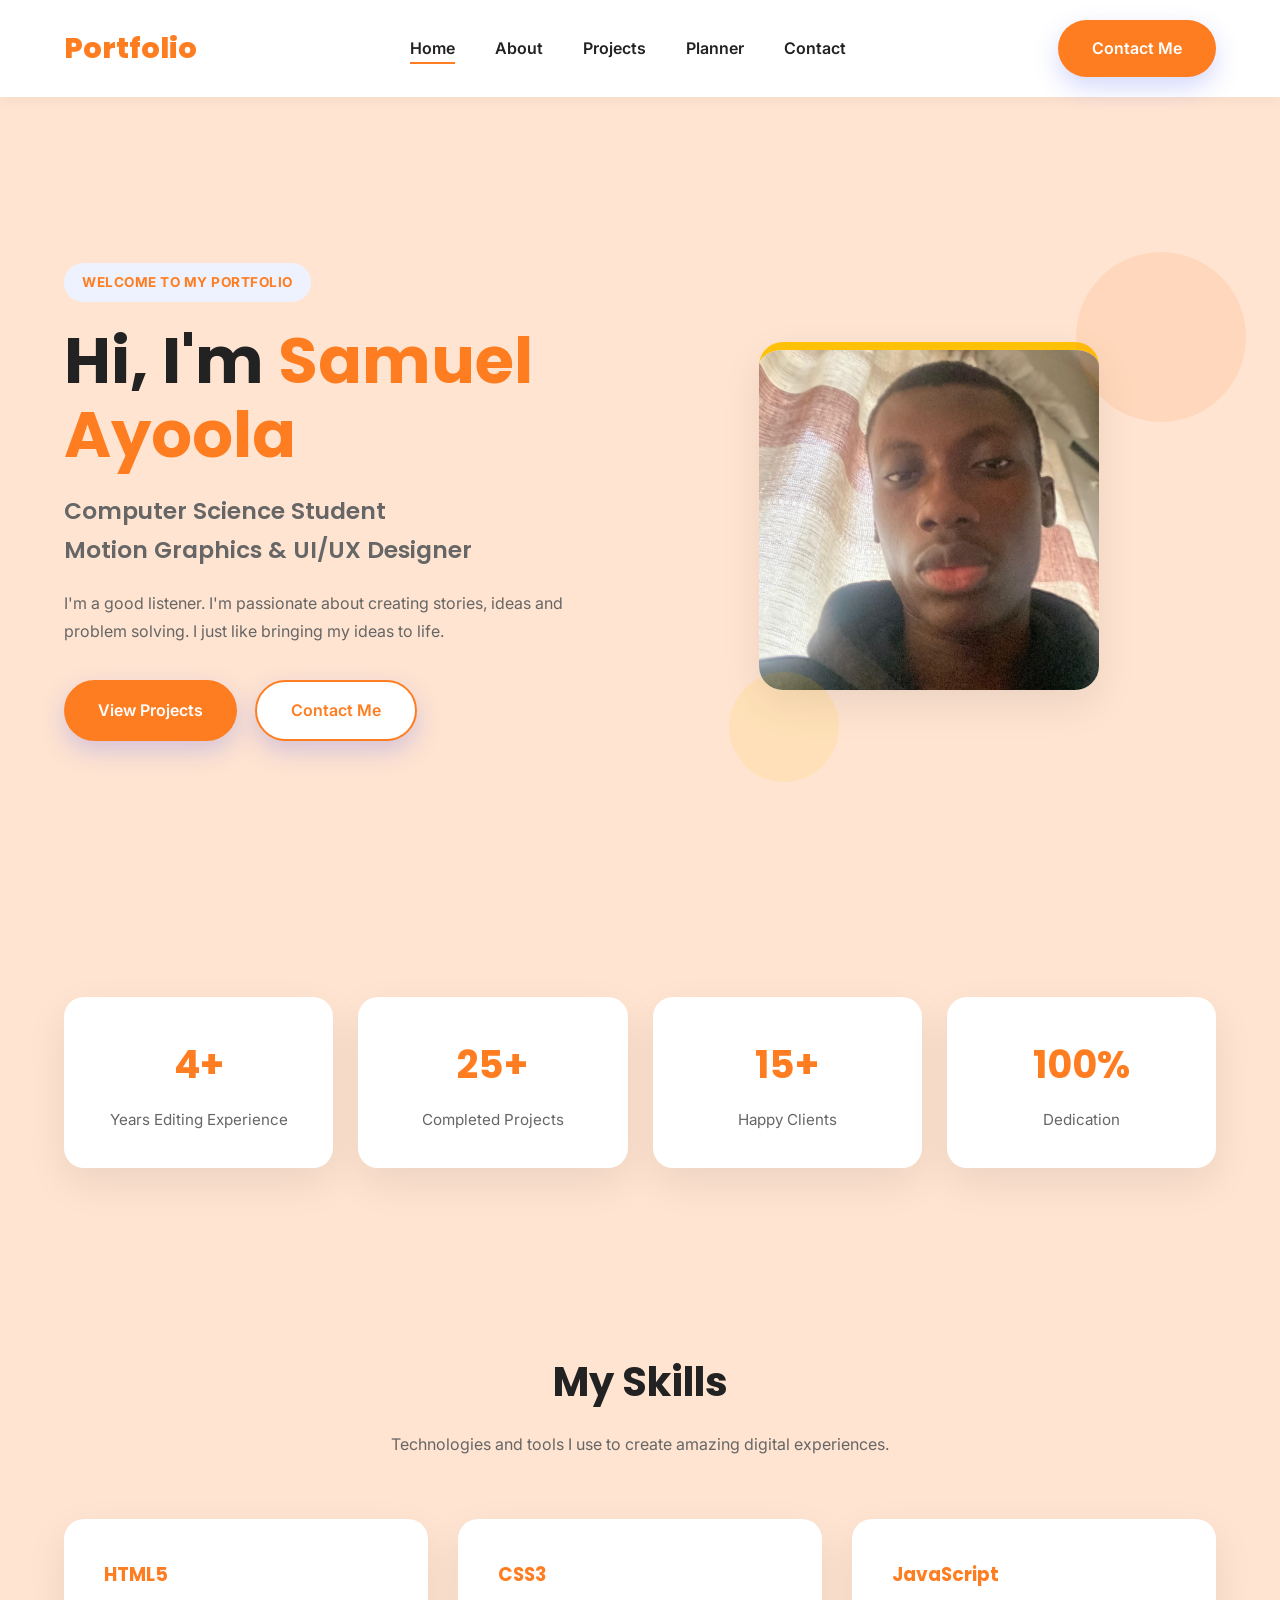
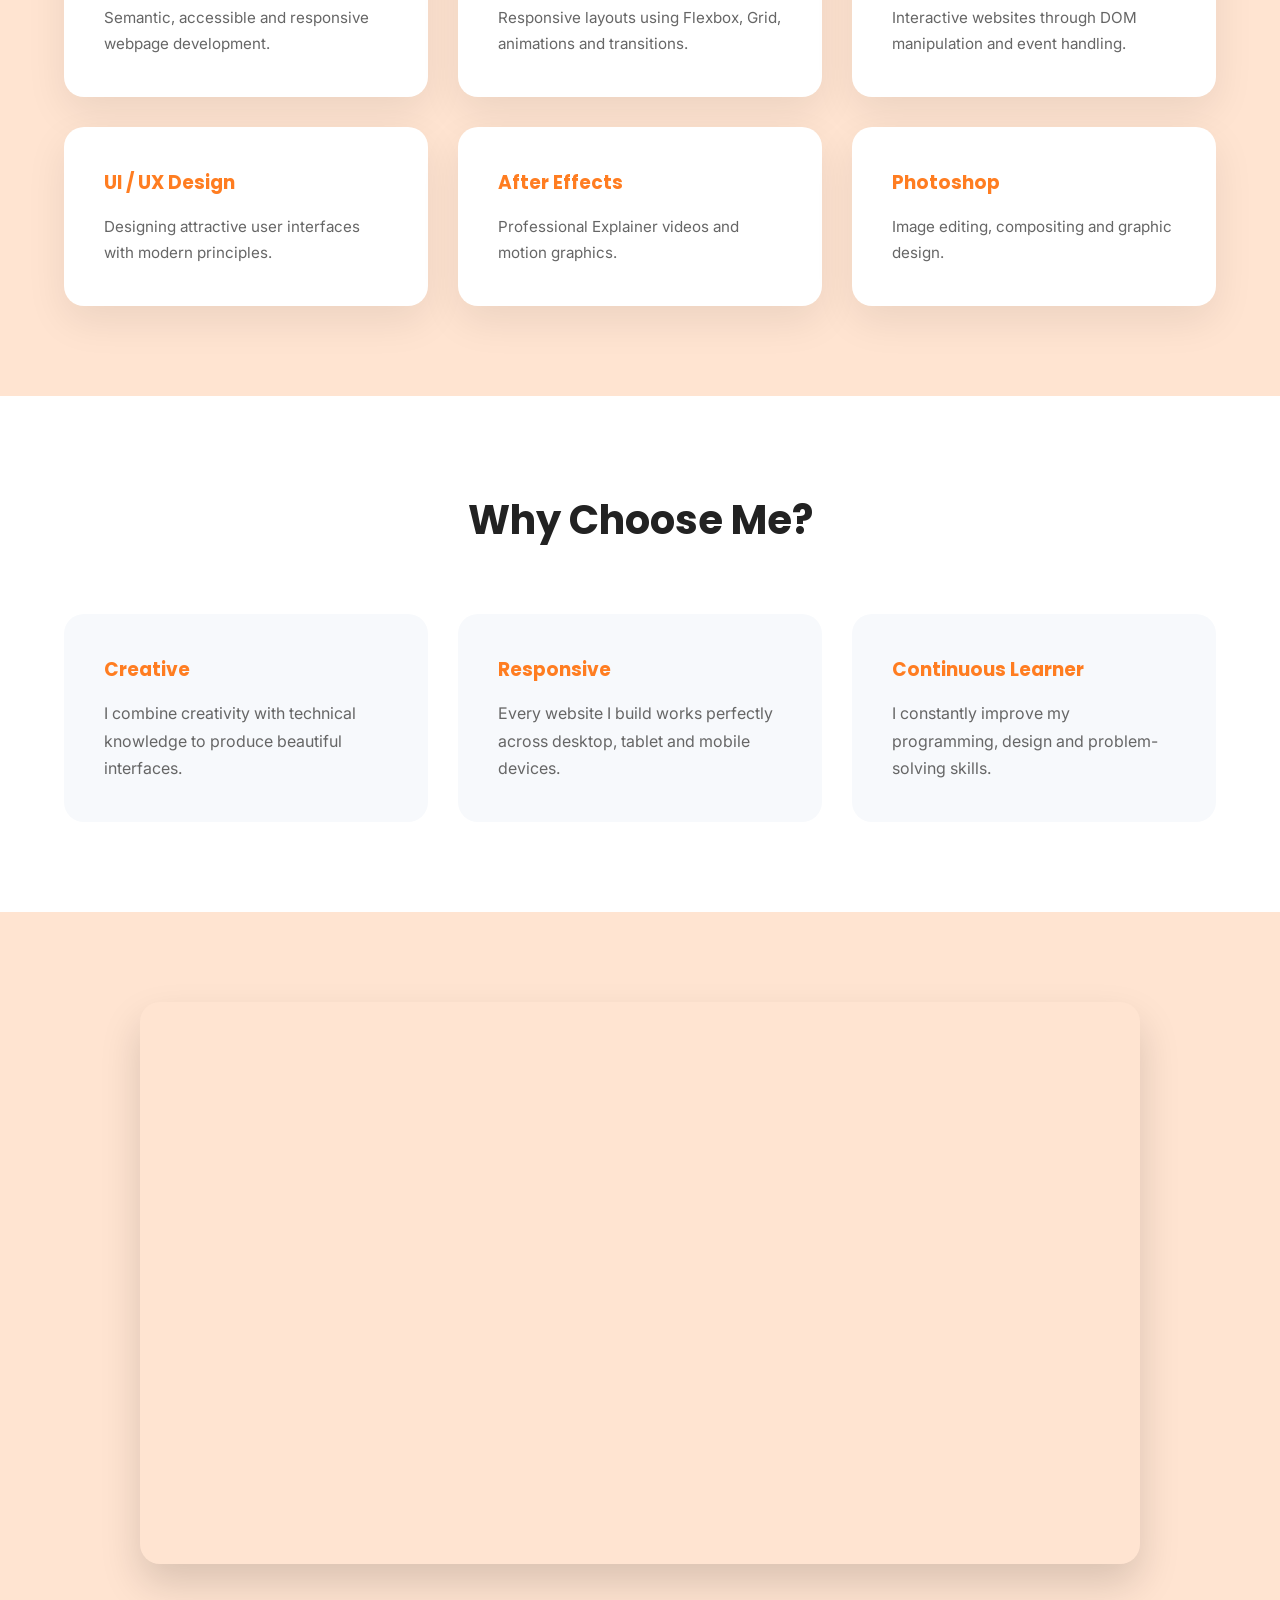
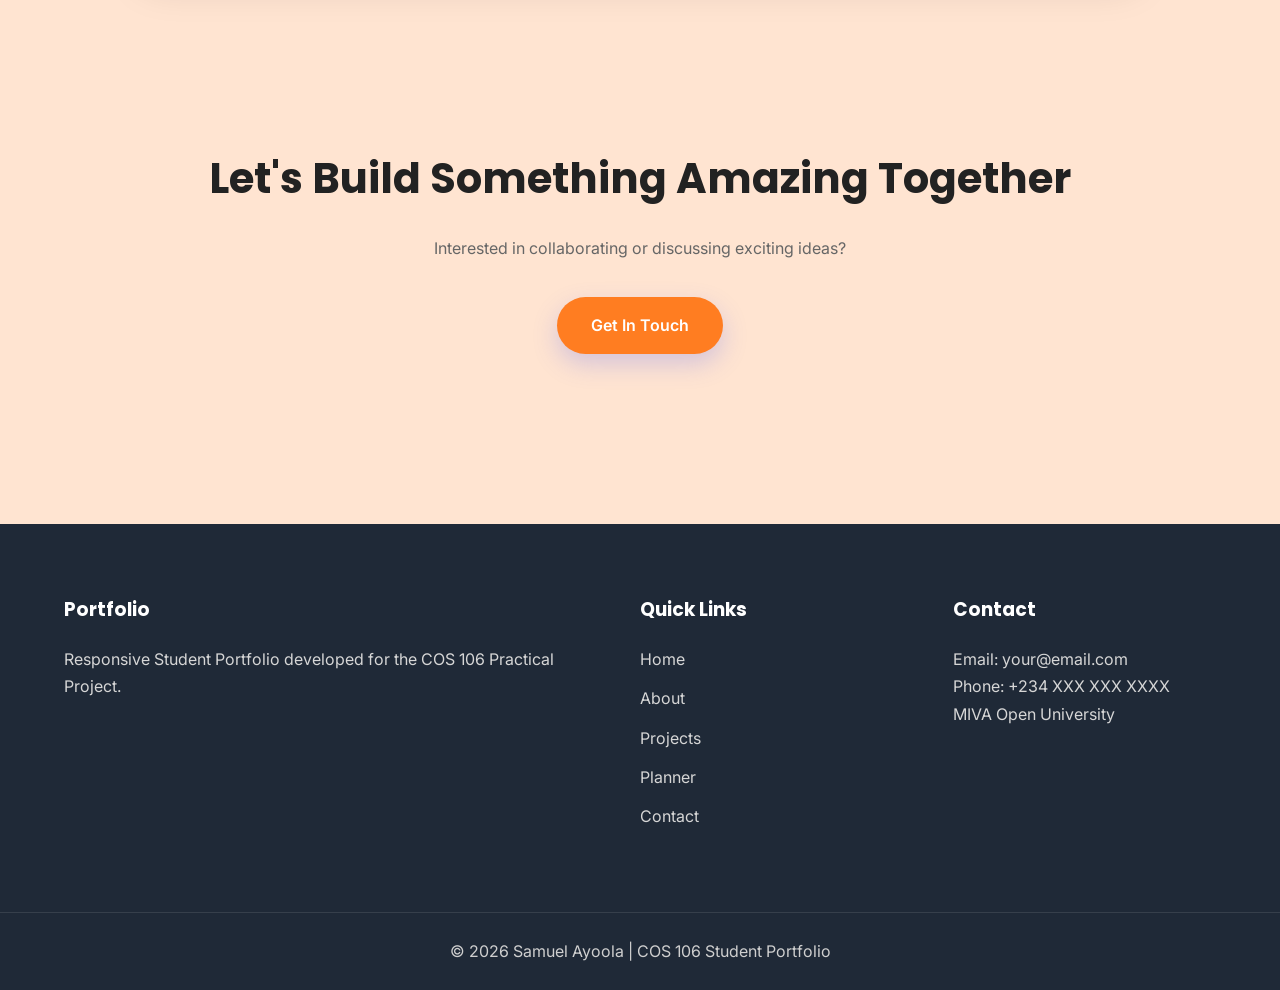
<file: index.html>
<!doctype html>
<html lang="en">
  <head>
    <meta charset="UTF-8" />
    <meta name="viewport" content="width=device-width, initial-scale=1.0" />

    <title>Samuel Ayoola | Student Portfolio</title>

    <link rel="stylesheet" href="app.css" />

    <link rel="preconnect" href="https://fonts.googleapis.com" />
    <link rel="preconnect" href="https://fonts.gstatic.com" crossorigin />

    <link
      href="https://fonts.googleapis.com/css2?family=Inter:wght@300;400;500;600;700&family=Poppins:wght@500;600;700;800&display=swap"
      rel="stylesheet"
    />
  </head>

  <body>
    <header class="header">
      <nav class="navbar">
        <a href="index.html" class="logo"> Portfolio </a>

        <ul class="nav-links">
          <li><a class="active" href="index.html">Home</a></li>

          <li><a href="pages/about-me.html">About</a></li>

          <li><a href="pages/projects-page.html">Projects</a></li>

          <li><a href="pages/academic-planner.html">Planner</a></li>

          <li><a href="pages/contact.html">Contact</a></li>
        </ul>

        <a href="pages/contact.html" class="btn desktop-btn"> Contact Me </a>

        <div class="hamburger">☰</div>
      </nav>
    </header>

    <main>
      <section class="hero">
        <div class="hero-content">
          <span class="tag"> WELCOME TO MY PORTFOLIO </span>

          <h1>Hi, I'm <span>Samuel Ayoola</span></h1>

          <h2>
            Computer Science Student<br />

            Motion Graphics & UI/UX Designer
          </h2>

          <p>
            I'm a good listener. I'm passionate about creating stories, ideas
            and problem solving. I just like bringing my ideas to life.
          </p>

          <div class="hero-buttons">
            <a href="pages/projects-page.html" class="btn"> View Projects </a>

            <a href="pages/contact.html" class="btn btn-outline">
              Contact Me
            </a>
          </div>
        </div>

        <div class="hero-image">
          <div class="card card-yellow">
            <img src="pages/assets/images/profile.jpeg" alt="Profile" />
          </div>

          <div class="circle one"></div>

          <div class="circle two"></div>
        </div>
      </section>

      <section class="stats">
        <div class="stat-card">
          <h2>4+</h2>

          <p>Years Editing Experience</p>
        </div>

        <div class="stat-card">
          <h2>25+</h2>

          <p>Completed Projects</p>
        </div>

        <div class="stat-card">
          <h2>15+</h2>

          <p>Happy Clients</p>
        </div>

        <div class="stat-card">
          <h2>100%</h2>

          <p>Dedication</p>
        </div>
      </section>

      <section class="skills-preview">
        <div class="section-title">
          <h2>My Skills</h2>

          <p>
            Technologies and tools I use to create amazing digital experiences.
          </p>
        </div>

        <div class="skills-grid">
          <div class="skill-card">
            <h3>HTML5</h3>

            <p>Semantic, accessible and responsive webpage development.</p>
          </div>

          <div class="skill-card">
            <h3>CSS3</h3>

            <p>
              Responsive layouts using Flexbox, Grid, animations and
              transitions.
            </p>
          </div>

          <div class="skill-card">
            <h3>JavaScript</h3>

            <p>
              Interactive websites through DOM manipulation and event handling.
            </p>
          </div>

          <div class="skill-card">
            <h3>UI / UX Design</h3>

            <p>Designing attractive user interfaces with modern principles.</p>
          </div>

          <div class="skill-card">
            <h3>After Effects</h3>

            <p>Professional Explainer videos and motion graphics.</p>
          </div>

          <div class="skill-card">
            <h3>Photoshop</h3>

            <p>Image editing, compositing and graphic design.</p>
          </div>
        </div>
      </section>

      <section class="featured">
        <div class="section-title">
          <h2>Why Choose Me?</h2>
        </div>

        <div class="feature-grid">
          <div class="feature-card">
            <h3>Creative</h3>

            <p>
              I combine creativity with technical knowledge to produce beautiful
              interfaces.
            </p>
          </div>

          <div class="feature-card">
            <h3>Responsive</h3>

            <p>
              Every website I build works perfectly across desktop, tablet and
              mobile devices.
            </p>
          </div>

          <div class="feature-card">
            <h3>Continuous Learner</h3>

            <p>
              I constantly improve my programming, design and problem-solving
              skills.
            </p>
          </div>
        </div>
      </section>

      <!-- ================= VIDEO SECTION ================= -->

      <section class="video-section">
        <div class="container">
          <div class="video-container">
            <iframe
              src="https://www.youtube.com/embed/audouO2SK_Y"
              title="Featured Motion Graphics Project"
              allow="
                accelerometer;
                autoplay;
                clipboard-write;
                encrypted-media;
                gyroscope;
                picture-in-picture;
                web-share;
              "
              allowfullscreen
            >
            </iframe>
          </div>
        </div>
      </section>

      <!-- ================= CTA ================= -->

      <section class="cta">
        <h2>Let's Build Something Amazing Together</h2>

        <p>Interested in collaborating or discussing exciting ideas?</p>

        <a href="pages/contact.html" class="btn"> Get In Touch </a>
      </section>
    </main>

    <footer>
      <div class="footer-container">
        <div>
          <h3>Portfolio</h3>

          <p>
            Responsive Student Portfolio developed for the COS 106 Practical
            Project.
          </p>
        </div>

        <div>
          <h3>Quick Links</h3>

          <ul>
            <li><a href="index.html">Home</a></li>

            <li><a href="pages/about-me.html">About</a></li>

            <li><a href="pages/projects-page.html">Projects</a></li>

            <li><a href="pages/academic-planner.html">Planner</a></li>

            <li><a href="pages/contact.html">Contact</a></li>
          </ul>
        </div>

        <div>
          <h3>Contact</h3>

          <p>Email: your@email.com</p>

          <p>Phone: +234 XXX XXX XXXX</p>

          <p>MIVA Open University</p>
        </div>
      </div>

      <div class="copyright">
        <p>© 2026 Samuel Ayoola | COS 106 Student Portfolio</p>
      </div>
    </footer>

    <script src="app.js"></script>
  </body>
</html>
</file>
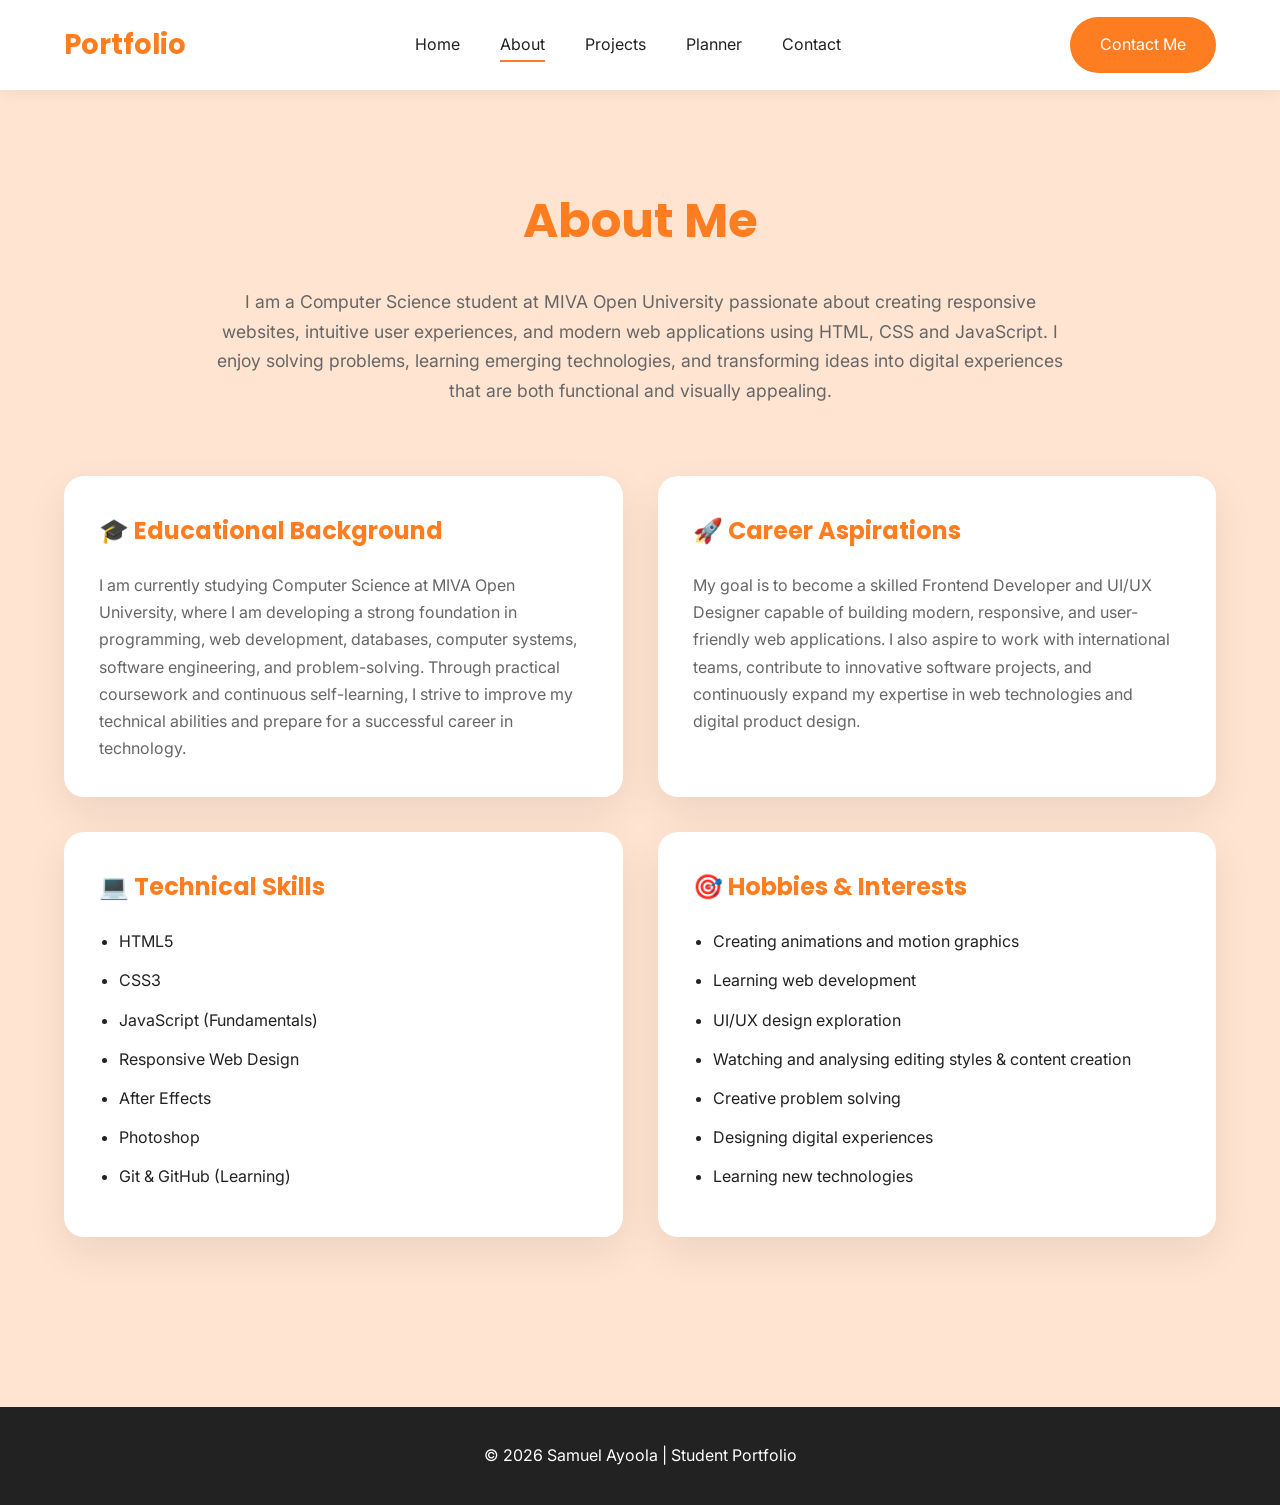
<file: pages/about-me.html>
<!doctype html>
<html lang="en">
  <head>
    <meta charset="UTF-8" />

    <meta name="viewport" content="width=device-width, initial-scale=1.0" />

    <title>About Me | Student Portfolio</title>

    <link rel="stylesheet" href="about-me.css" />

    <link rel="preconnect" href="https://fonts.googleapis.com" />

    <link rel="preconnect" href="https://fonts.gstatic.com" crossorigin />

    <link
      href="https://fonts.googleapis.com/css2?family=Inter:wght@300;400;500;600;700&family=Poppins:wght@500;600;700;800&display=swap"
      rel="stylesheet"
    />
  </head>

  <body>
    <header class="header">
      <nav class="navbar">
        <a href="../index.html" class="logo"> Portfolio </a>

        <ul class="nav-links">
          <li><a href="../index.html">Home</a></li>

          <li><a class="active" href="about-me.html">About</a></li>

          <li><a href="projects-page.html">Projects</a></li>

          <li><a href="academic-planner.html">Planner</a></li>

          <li><a href="contact.html">Contact</a></li>
        </ul>

        <a href="contact.html" class="btn"> Contact Me </a>
      </nav>
    </header>

    <main>
      <section class="about">
        <div class="container">
          <h1>About Me</h1>

          <p class="intro">
            I am a Computer Science student at MIVA Open University passionate
            about creating responsive websites, intuitive user experiences, and
            modern web applications using HTML, CSS and JavaScript. I enjoy
            solving problems, learning emerging technologies, and transforming
            ideas into digital experiences that are both functional and visually
            appealing.
          </p>

          <div class="about-grid">
            <div class="card">
              <h2>🎓 Educational Background</h2>

              <p>
                I am currently studying Computer Science at MIVA Open
                University, where I am developing a strong foundation in
                programming, web development, databases, computer systems,
                software engineering, and problem-solving. Through practical
                coursework and continuous self-learning, I strive to improve my
                technical abilities and prepare for a successful career in
                technology.
              </p>
            </div>

            <div class="card">
              <h2>🚀 Career Aspirations</h2>

              <p>
                My goal is to become a skilled Frontend Developer and UI/UX
                Designer capable of building modern, responsive, and
                user-friendly web applications. I also aspire to work with
                international teams, contribute to innovative software projects,
                and continuously expand my expertise in web technologies and
                digital product design.
              </p>
            </div>

            <div class="card">
              <h2>💻 Technical Skills</h2>

              <ul>
                <li>HTML5</li>

                <li>CSS3</li>

                <li>JavaScript (Fundamentals)</li>

                <li>Responsive Web Design</li>

                <li>After Effects</li>

                <li>Photoshop</li>

                <li>Git & GitHub (Learning)</li>
              </ul>
            </div>

            <div class="card">
              <h2>🎯 Hobbies & Interests</h2>

              <ul>
                <li>Creating animations and motion graphics</li>

                <li>Learning web development</li>

                <li>UI/UX design exploration</li>

                <li>
                  Watching and analysing editing styles & content creation
                </li>

                <li>Creative problem solving</li>

                <li>Designing digital experiences</li>

                <li>Learning new technologies</li>
              </ul>
            </div>
          </div>
        </div>
      </section>
    </main>

    <footer>
      <p>© 2026 Samuel Ayoola | Student Portfolio</p>
    </footer>

    <script src="about-me.js"></script>
  </body>
</html>
</file>
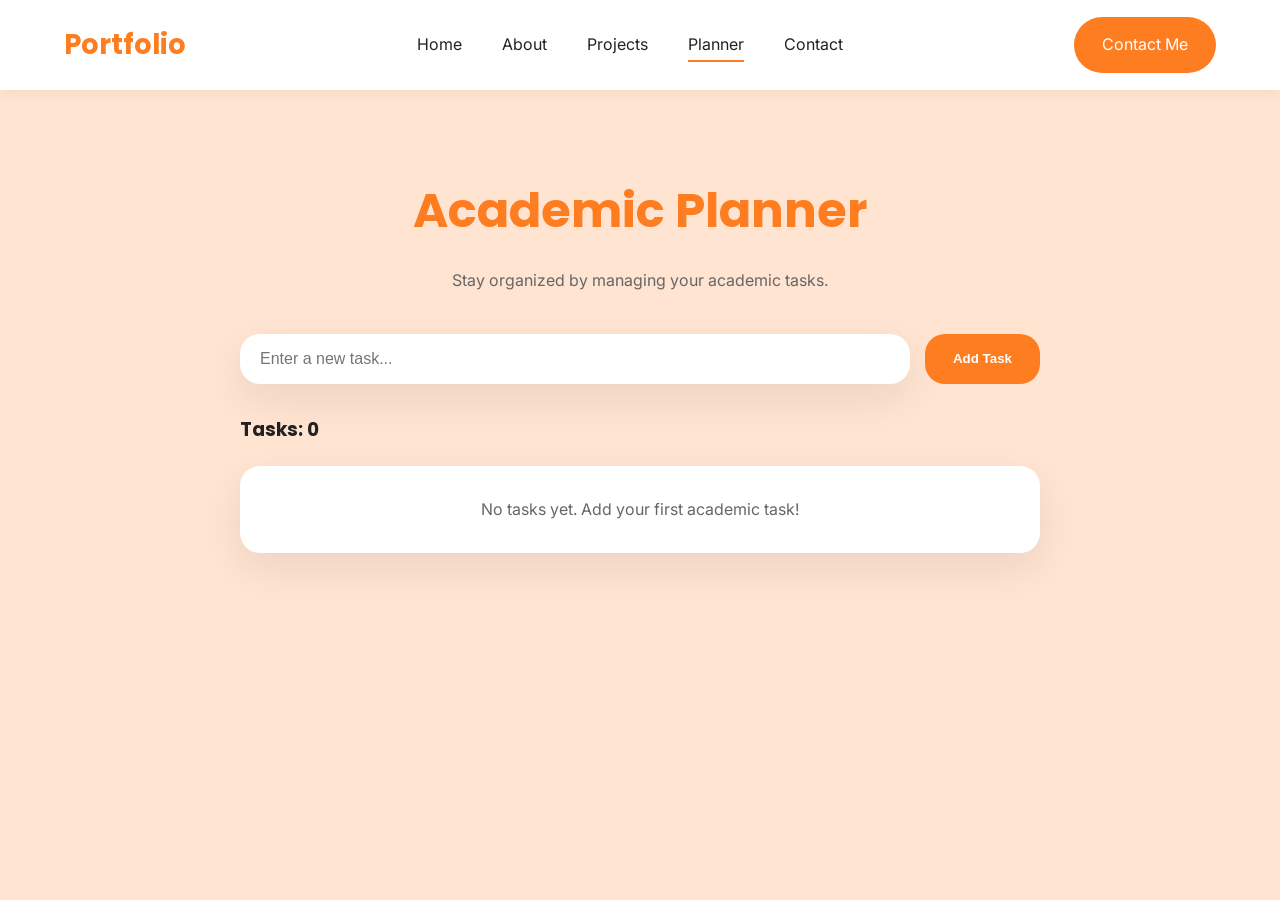
<file: pages/academic-planner.html>
<!doctype html>
<html lang="en">
  <head>
    <meta charset="UTF-8" />

    <meta name="viewport" content="width=device-width, initial-scale=1.0" />

    <title>Academic Planner</title>

    <link rel="stylesheet" href="academic-planner.css" />

    <link rel="preconnect" href="https://fonts.googleapis.com" />

    <link rel="preconnect" href="https://fonts.gstatic.com" crossorigin />

    <link
      href="https://fonts.googleapis.com/css2?family=Poppins:wght@500;600;700&family=Inter:wght@400;500;600&display=swap"
      rel="stylesheet"
    />
  </head>

  <body>
    <header class="header">
      <nav class="navbar">
        <a href="../index.html" class="logo"> Portfolio </a>

        <ul class="nav-links">
          <li><a href="../index.html">Home</a></li>

          <li><a href="about-me.html">About</a></li>

          <li><a href="projects-page.html">Projects</a></li>

          <li><a class="active" href="academic-planner.html"> Planner </a></li>

          <li><a href="contact.html"> Contact </a></li>
        </ul>

        <a href="contact.html" class="btn"> Contact Me </a>
      </nav>
    </header>

    <section class="planner">
      <div class="container">
        <h1>Academic Planner</h1>

        <p>Stay organized by managing your academic tasks.</p>

        <div class="task-input">
          <input type="text" id="taskInput" placeholder="Enter a new task..." />

          <button id="addTask">Add Task</button>
        </div>

        <div class="task-info">
          <h3>
            Tasks:

            <span id="taskCount"> 0 </span>
          </h3>
        </div>

        <ul id="taskList"></ul>
      </div>
    </section>

    <script src="academic-planner.js"></script>
  </body>
</html>
</file>
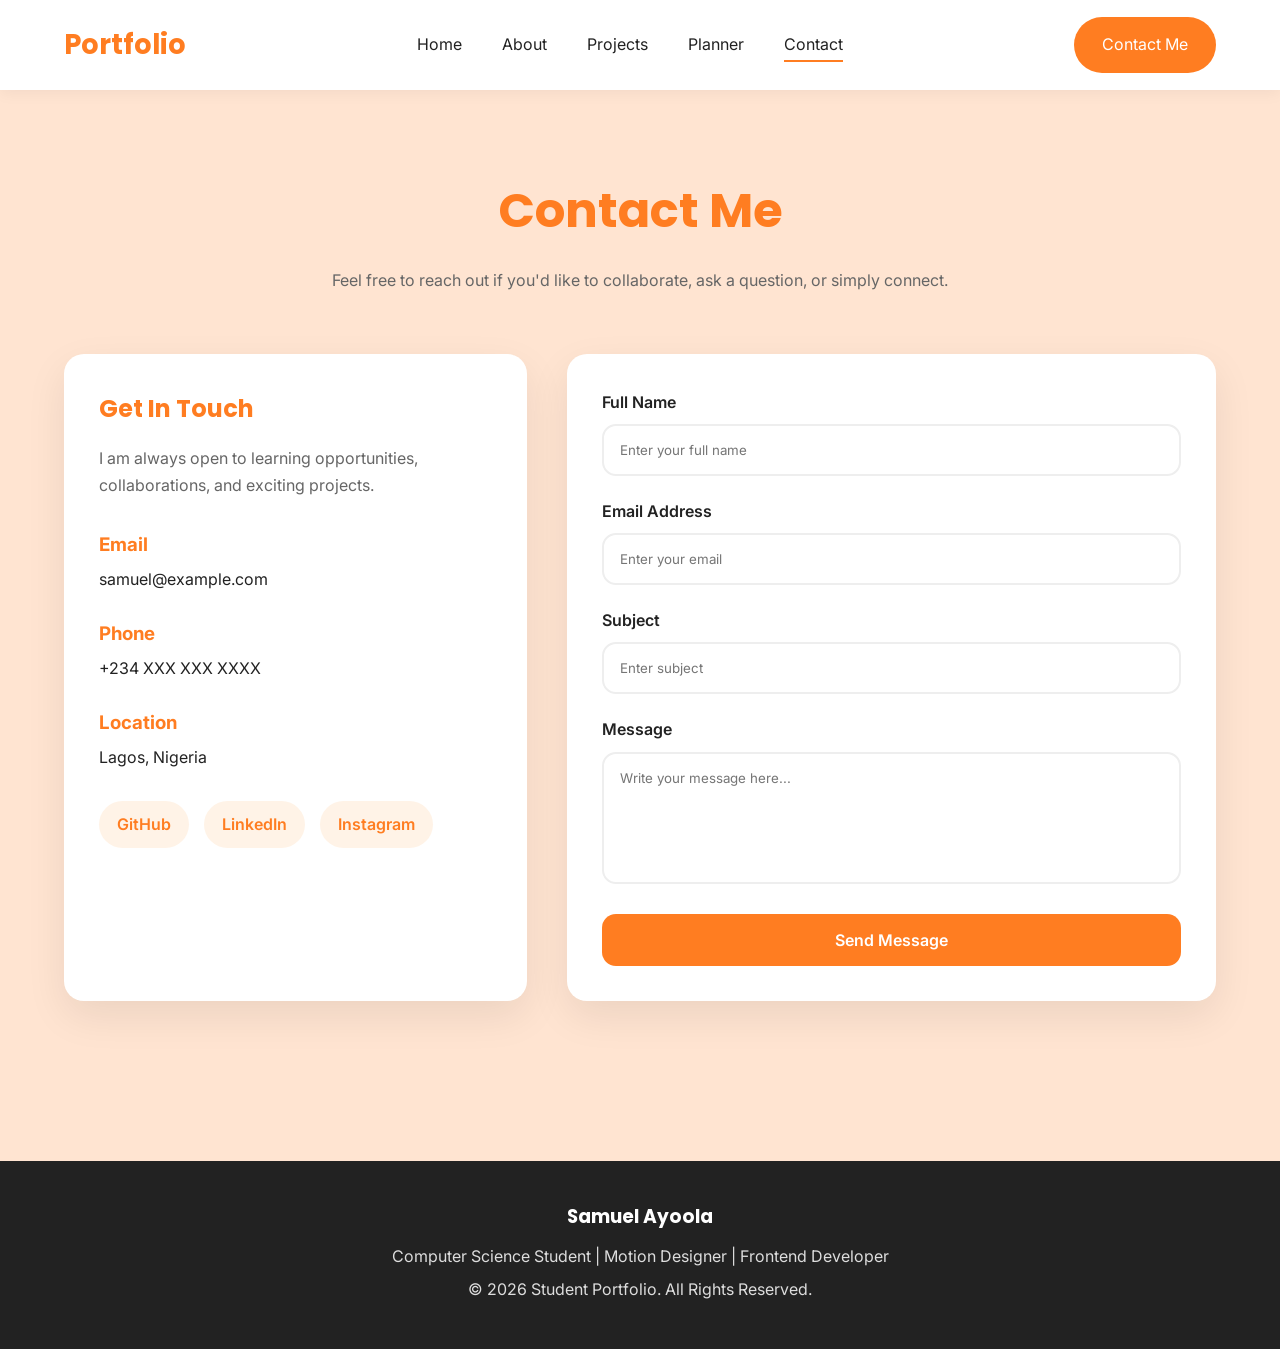
<file: pages/contact.html>
<!doctype html>
<html lang="en">
  <head>
    <meta charset="UTF-8" />

    <meta name="viewport" content="width=device-width, initial-scale=1.0" />

    <title>Contact | Student Portfolio</title>

    <link rel="stylesheet" href="contact.css" />

    <link rel="preconnect" href="https://fonts.googleapis.com" />

    <link rel="preconnect" href="https://fonts.gstatic.com" crossorigin />

    <link
      href="https://fonts.googleapis.com/css2?family=Inter:wght@300;400;500;600;700&family=Poppins:wght@500;600;700;800&display=swap"
      rel="stylesheet"
    />
  </head>

  <body>
    <!-- ================= HEADER ================= -->

    <header class="header">
      <nav class="navbar">
        <a href="../index.html" class="logo"> Portfolio </a>

        <ul class="nav-links">
          <li><a href="../index.html">Home</a></li>

          <li><a href="about-me.html">About</a></li>

          <li><a href="projects-page.html">Projects</a></li>

          <li><a href="academic-planner.html">Planner</a></li>

          <li><a class="active" href="contact.html">Contact</a></li>
        </ul>

        <a href="contact.html" class="btn"> Contact Me </a>
      </nav>
    </header>

    <!-- ================= CONTACT ================= -->

    <main>
      <section class="contact">
        <div class="container">
          <div class="section-title">
            <h1>Contact Me</h1>

            <p>
              Feel free to reach out if you'd like to collaborate, ask a
              question, or simply connect.
            </p>
          </div>

          <div class="contact-wrapper">
            <!-- Contact Information -->

            <div class="contact-info">
              <h2>Get In Touch</h2>

              <p>
                I am always open to learning opportunities, collaborations, and
                exciting projects.
              </p>

              <div class="info-item">
                <h3>Email</h3>

                <p>samuel@example.com</p>
              </div>

              <div class="info-item">
                <h3>Phone</h3>

                <p>+234 XXX XXX XXXX</p>
              </div>

              <div class="info-item">
                <h3>Location</h3>

                <p>Lagos, Nigeria</p>
              </div>

              <div class="social-links">
                <a href="#">GitHub</a>

                <a href="#">LinkedIn</a>

                <a href="#">Instagram</a>
              </div>
            </div>

            <!-- Contact Form -->

            <div class="contact-form">
              <form id="contactForm">
                <div class="input-group">
                  <label for="name"> Full Name </label>

                  <input
                    type="text"
                    id="name"
                    placeholder="Enter your full name"
                    required
                  />
                </div>

                <div class="input-group">
                  <label for="email"> Email Address </label>

                  <input
                    type="email"
                    id="email"
                    placeholder="Enter your email"
                    required
                  />
                </div>

                <div class="input-group">
                  <label for="subject"> Subject </label>

                  <input
                    type="text"
                    id="subject"
                    placeholder="Enter subject"
                    required
                  />
                </div>

                <div class="input-group">
                  <label for="message"> Message </label>

                  <textarea
                    id="message"
                    rows="6"
                    placeholder="Write your message here..."
                    required
                  ></textarea>
                </div>

                <button type="submit" class="submit-btn">Send Message</button>
              </form>
            </div>
          </div>
        </div>
      </section>
    </main>

    <!-- ================= FOOTER ================= -->

    <footer>
      <div class="footer-content">
        <h3>Samuel Ayoola</h3>

        <p>Computer Science Student | Motion Designer | Frontend Developer</p>

        <p>© 2026 Student Portfolio. All Rights Reserved.</p>
      </div>
    </footer>

    <script src="contact.js"></script>
  </body>
</html>
</file>
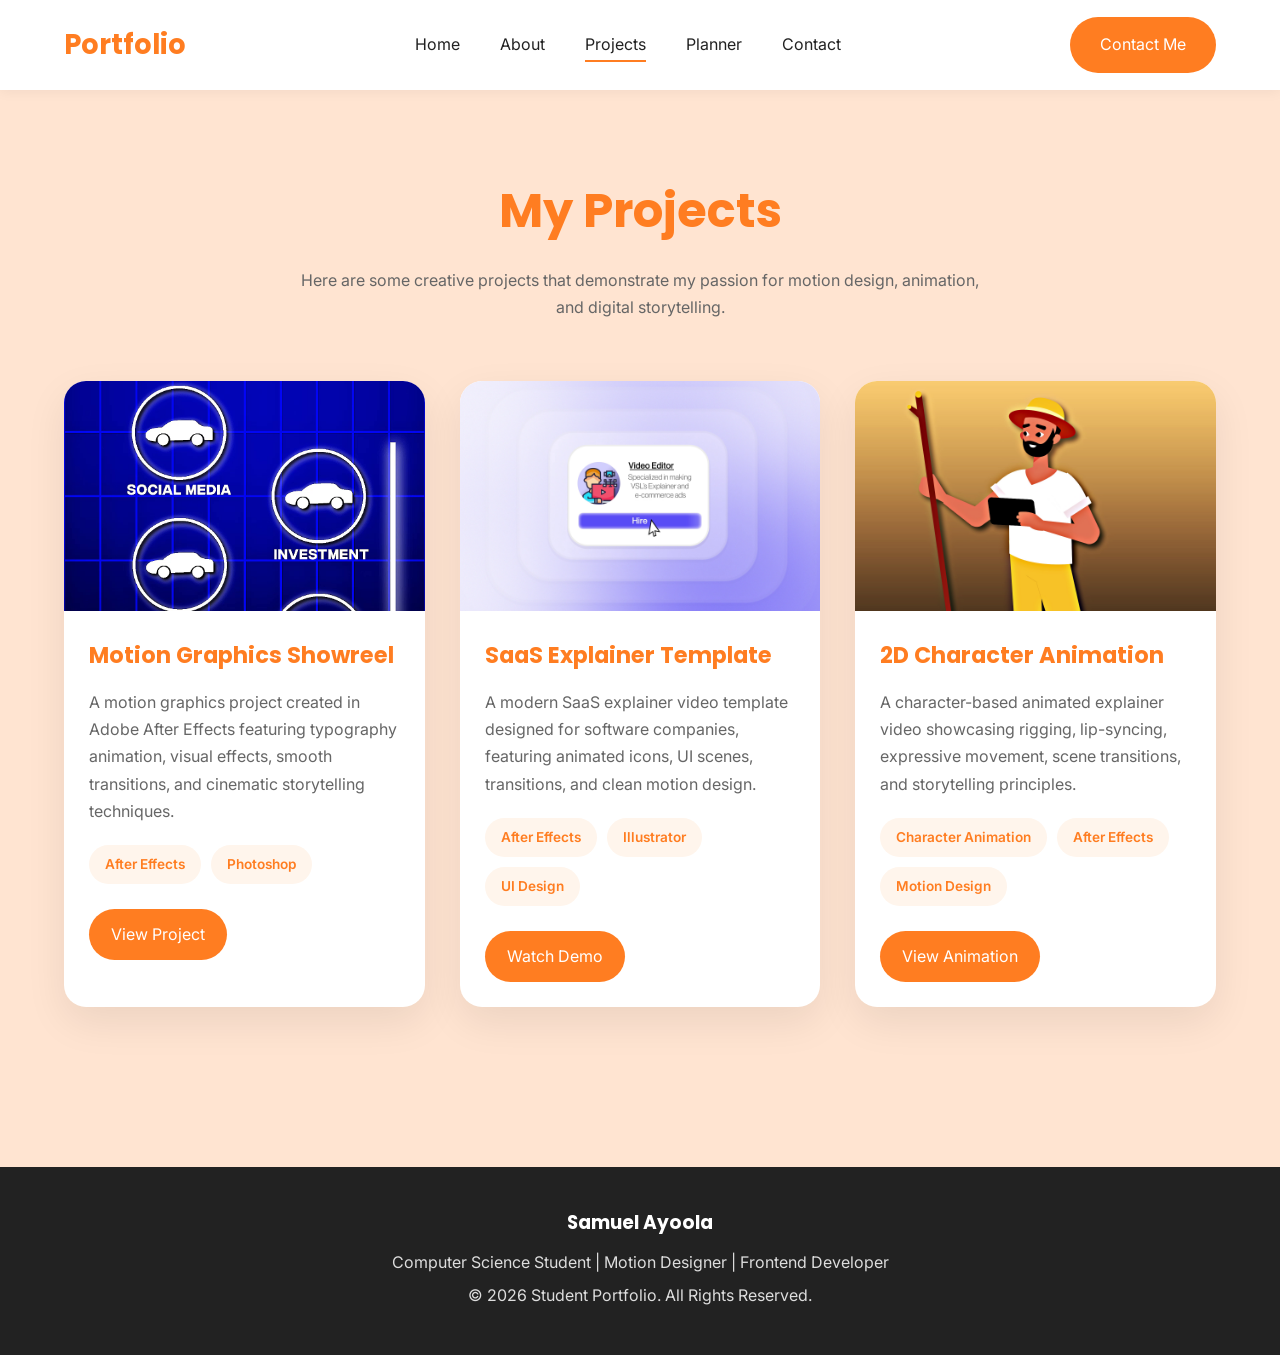
<file: pages/projects-page.html>
<!doctype html>
<html lang="en">
  <head>
    <meta charset="UTF-8" />

    <meta name="viewport" content="width=device-width, initial-scale=1.0" />

    <title>Projects | Student Portfolio</title>

    <link rel="stylesheet" href="projects-page.css" />

    <link rel="preconnect" href="https://fonts.googleapis.com" />

    <link rel="preconnect" href="https://fonts.gstatic.com" crossorigin />

    <link
      href="https://fonts.googleapis.com/css2?family=Inter:wght@300;400;500;600;700&family=Poppins:wght@500;600;700;800&display=swap"
      rel="stylesheet"
    />
  </head>

  <body>
    <!-- ================= HEADER ================= -->

    <header class="header">
      <nav class="navbar">
        <a href="../index.html" class="logo"> Portfolio </a>

        <ul class="nav-links">
          <li><a href="../index.html">Home</a></li>

          <li><a href="about-me.html">About</a></li>

          <li><a class="active" href="projects-page.html">Projects</a></li>

          <li><a href="academic-planner.html">Planner</a></li>

          <li><a href="contact.html">Contact</a></li>
        </ul>

        <a href="contact.html" class="btn"> Contact Me </a>
      </nav>
    </header>

    <!-- ================= MAIN ================= -->

    <main>
      <section class="projects">
        <div class="container">
          <div class="section-title">
            <h1>My Projects</h1>

            <p>
              Here are some creative projects that demonstrate my passion for
              motion design, animation, and digital storytelling.
            </p>
          </div>

          <div class="projects-grid">
            <!-- ================= Project 1 ================= -->

            <div class="project-card">
              <img
                src="assets/images/motion-graphics.png"
                alt="Motion Graphics Project"
              />

              <div class="project-content">
                <h2>Motion Graphics Showreel</h2>

                <p>
                  A motion graphics project created in Adobe After Effects
                  featuring typography animation, visual effects, smooth
                  transitions, and cinematic storytelling techniques.
                </p>

                <div class="tags">
                  <span>After Effects</span>

                  <span>Photoshop</span>
                </div>

                <a href="#" class="project-btn"> View Project </a>
              </div>
            </div>

            <!-- ================= Project 2 ================= -->

            <div class="project-card">
              <img
                src="assets/images/saas-template.png"
                alt="SaaS Explainer Template"
              />

              <div class="project-content">
                <h2>SaaS Explainer Template</h2>

                <p>
                  A modern SaaS explainer video template designed for software
                  companies, featuring animated icons, UI scenes, transitions,
                  and clean motion design.
                </p>

                <div class="tags">
                  <span>After Effects</span>

                  <span>Illustrator</span>

                  <span>UI Design</span>
                </div>

                <a href="#" class="project-btn"> Watch Demo </a>
              </div>
            </div>

            <!-- ================= Project 3 ================= -->

            <div class="project-card">
              <img
                src="assets/images/character-animation.png"
                alt="Character Animation"
              />

              <div class="project-content">
                <h2>2D Character Animation</h2>

                <p>
                  A character-based animated explainer video showcasing rigging,
                  lip-syncing, expressive movement, scene transitions, and
                  storytelling principles.
                </p>

                <div class="tags">
                  <span>Character Animation</span>

                  <span>After Effects</span>

                  <span>Motion Design</span>
                </div>

                <a href="#" class="project-btn"> View Animation </a>
              </div>
            </div>
          </div>
        </div>
      </section>
    </main>

    <!-- ================= FOOTER ================= -->

    <footer>
      <div class="footer-content">
        <h3>Samuel Ayoola</h3>

        <p>Computer Science Student | Motion Designer | Frontend Developer</p>

        <p>© 2026 Student Portfolio. All Rights Reserved.</p>
      </div>
    </footer>

    <script src="projects-page.js"></script>
  </body>
</html>
</file>
<file: app.css>
/* /*====================================================
  GOOGLE FONTS
=====================================================*/
@import url("https://fonts.googleapis.com/css2?family=Inter:wght@300;400;500;600;700&family=Poppins:wght@500;600;700;800&display=swap");

/*====================================================
  CSS RESET
=====================================================*/

*,
*::before,
*::after {
  margin: 0;
  padding: 0;
  box-sizing: border-box;
}

html {
  scroll-behavior: smooth;
}

body {
  font-family: "Inter", sans-serif;
  background: #ffe4d1;
  color: #222;
  line-height: 1.7;
  overflow-x: hidden;
}

img {
  display: block;
  max-width: 100%;
}

ul {
  list-style: none;
}

a {
  text-decoration: none;
  color: inherit;
}

button {
  border: none;
  background: none;
  cursor: pointer;
  font: inherit;
}

input,
textarea {
  font: inherit;
  outline: none;
}

/*====================================================
  VARIABLES
=====================================================*/

:root {
  --primary: #ff7d21;
  --secondary: #ffc107;

  --dark: #1f2937;

  --text: #222;

  --light-text: #666;

  --white: #ffffff;

  --background: #f7f9fc;

  --border: #ececec;

  --shadow: 0 15px 40px rgba(0, 0, 0, 0.08);

  --radius: 20px;

  --transition: 0.35s ease;
}

/*====================================================
  GLOBAL
=====================================================*/

section {
  padding: 90px 0;
}

.container {
  width: min(1200px, 90%);
  margin: auto;
}

h1,
h2,
h3,
h4 {
  font-family: "Poppins", sans-serif;
}

p {
  color: var(--light-text);
}

.btn {
  display: inline-flex;

  justify-content: center;

  align-items: center;

  padding: 15px 34px;

  background: var(--primary);

  color: white;

  border-radius: 999px;

  font-weight: 600;

  transition: var(--transition);

  box-shadow: 0 10px 25px rgba(88, 101, 242, 0.25);
}

.btn:hover {
  transform: translateY(-5px);

  box-shadow: 0 20px 40px rgba(88, 101, 242, 0.35);
}

.btn-outline {
  background: white;

  color: var(--primary);

  border: 2px solid var(--primary);
}

.btn-outline:hover {
  background: var(--primary);

  color: white;
}

/*====================================================
 HEADER
=====================================================*/

.header {
  position: sticky;

  top: 0;

  width: 100%;

  background: white;

  z-index: 999;

  box-shadow: 0 2px 15px rgba(0, 0, 0, 0.05);
}

.navbar {
  width: min(1200px, 90%);

  margin: auto;
  position: relative;

  display: flex;

  justify-content: space-between;

  align-items: center;

  padding: 20px 0;
}

.logo {
  font-size: 1.8rem;

  font-weight: 800;

  color: var(--primary);

  font-family: "Poppins", sans-serif;
}

.nav-links {
  display: flex;

  align-items: center;

  gap: 40px;
}

.nav-links a {
  position: relative;

  font-weight: 600;

  transition: 0.3s;
}

.nav-links a:hover {
  color: var(--primary);
}

.nav-links a::after {
  content: "";

  position: absolute;

  left: 0;

  bottom: -6px;

  width: 0;

  height: 2px;

  background: var(--primary);

  transition: 0.3s;
}

.nav-links a:hover::after,
.nav-links .active::after {
  width: 100%;
}

.hamburger {
  display: none;

  font-size: 2rem;

  cursor: pointer;
}

.hero {
  width: min(1200px, 90%);

  margin: auto;

  display: grid;

  grid-template-columns: 1.1fr 0.9fr;

  align-items: center;

  gap: 70px;

  min-height: 90vh;
}

.tag {
  display: inline-block;

  padding: 8px 18px;

  background: #eef2ff;

  color: var(--primary);

  border-radius: 999px;

  font-size: 0.85rem;

  font-weight: 700;

  letter-spacing: 0.5px;

  margin-bottom: 22px;
}

.hero h1 {
  font-size: 4rem;

  line-height: 1.15;

  margin-bottom: 20px;
}

.hero h1 span {
  color: var(--primary);
}

.hero h2 {
  font-size: 1.45rem;

  color: var(--light-text);

  font-weight: 600;

  margin-bottom: 20px;
}

.hero p {
  max-width: 550px;

  margin-bottom: 35px;
}

.hero-buttons {
  display: flex;

  gap: 18px;

  flex-wrap: wrap;
}

/*====================================================
 HERO IMAGE
=====================================================*/

.hero-image {
  position: relative;

  height: 560px;
}

.card {
  position: absolute;

  width: 340px;

  background: white;

  border-radius: 24px;

  overflow: hidden;

  box-shadow: var(--shadow);

  animation: float 6s ease-in-out infinite;
}

.card img {
  width: 100%;

  aspect-ratio: 1/1;

  object-fit: cover;
}

.card-yellow {
  top: 120px;

  left: 200px;

  transform: translateX(-50%);

  border-top: 8px solid var(--secondary);
}

.card-blue {
  right: 20px;

  bottom: 20px;

  border-top: 8px solid var(--primary);

  animation-delay: 2s;
}

.circle {
  position: absolute;

  border-radius: 50%;

  opacity: 0.12;
}

.one {
  width: 170px;

  height: 170px;

  background: var(--primary);

  right: -30px;

  top: 30px;
}

.two {
  width: 110px;

  height: 110px;

  background: var(--secondary);

  left: 0;

  bottom: 0;
}

.stats {
  width: min(1200px, 90%);
  margin: auto;

  display: grid;

  grid-template-columns: repeat(4, 1fr);

  gap: 25px;

  padding-bottom: 90px;
}

.stat-card {
  background: white;

  border-radius: var(--radius);

  padding: 35px 25px;

  text-align: center;

  box-shadow: var(--shadow);

  transition: var(--transition);
}

.stat-card:hover {
  transform: translateY(-10px);
}

.stat-card h2 {
  color: var(--primary);

  font-size: 2.4rem;

  margin-bottom: 10px;
}

.stat-card p {
  font-size: 0.95rem;
}

.section-title {
  text-align: center;

  margin-bottom: 60px;
}

.section-title h2 {
  font-size: 2.5rem;

  margin-bottom: 15px;
}

.section-title p {
  max-width: 650px;

  margin: auto;
}

/*====================================================
 SKILLS
=====================================================*/

.skills-grid {
  width: min(1200px, 90%);

  margin: auto;

  display: grid;

  grid-template-columns: repeat(3, 1fr);

  gap: 30px;
}

.skill-card {
  background: white;

  border-radius: var(--radius);

  padding: 40px;

  box-shadow: var(--shadow);

  transition: var(--transition);
}

.skill-card:hover {
  transform: translateY(-10px);
}

.skill-card h3 {
  color: var(--primary);

  margin-bottom: 15px;
}

.skill-card p {
  font-size: 0.95rem;
}

/*====================================================
 FEATURED
=====================================================*/

.featured {
  background: white;
}

.feature-grid {
  width: min(1200px, 90%);

  margin: auto;

  display: grid;

  grid-template-columns: repeat(3, 1fr);

  gap: 30px;
}

.feature-card {
  padding: 40px;

  background: var(--background);

  border-radius: var(--radius);

  transition: var(--transition);
}

.feature-card:hover {
  transform: translateY(-10px);

  box-shadow: var(--shadow);
}

.feature-card h3 {
  margin-bottom: 15px;

  color: var(--primary);
}

/*====================================================
 VIDEO
=====================================================*/

.intro-video {
  width: min(1200px, 90%);

  margin: auto;

  text-align: center;
}

.intro-video video {
  margin-top: 40px;

  width: 100%;

  border-radius: 25px;

  box-shadow: var(--shadow);
}

/*====================================================
 CTA
=====================================================*/

.cta {
  text-align: center;

  width: min(900px, 90%);

  margin: auto;
}

.cta h2 {
  font-size: 2.6rem;

  margin-bottom: 20px;
}

.cta p {
  margin-bottom: 35px;
}

/*====================================================
 FOOTER
=====================================================*/

footer {
  margin-top: 80px;

  background: var(--dark);

  color: white;
}

.footer-container {
  width: min(1200px, 90%);

  margin: auto;

  display: grid;

  grid-template-columns: 2fr 1fr 1fr;

  gap: 50px;

  padding: 70px 0;
}

.footer-container h3 {
  margin-bottom: 20px;
}

.footer-container p {
  color: #d6d6d6;
}

.footer-container li {
  margin-bottom: 12px;
}

.footer-container a {
  color: #d6d6d6;

  transition: 0.3s;
}

.footer-container a:hover {
  color: white;

  padding-left: 8px;
}

.copyright {
  text-align: center;

  padding: 25px;

  border-top: 1px solid rgba(255, 255, 255, 0.1);
}

.copyright p {
  color: #cfcfcf;
}

/*====================================================
 ANIMATIONS
=====================================================*/

@keyframes float {
  0% {
    transform: translateY(0);
  }

  50% {
    transform: translateY(-15px);
  }

  100% {
    transform: translateY(0);
  }
}

@keyframes fadeUp {
  from {
    opacity: 0;

    transform: translateY(40px);
  }

  to {
    opacity: 1;

    transform: translateY(0);
  }
}

.fade-up {
  animation: fadeUp 0.8s ease forwards;
}

/*====================================================
 RESPONSIVE
=====================================================*/

@media (max-width: 992px) {
  .hero {
    display: flex;

    flex-direction: column;

    align-items: center;

    text-align: center;

    padding-top: 40px;
  }

  .hero-image {
    order: -1;

    display: flex;

    justify-content: center;

    align-items: center;

    width: 300%;

    height: 600;

    margin: 0 auto 40px;
  }
  .stats {
    grid-template-columns: repeat(2, 1fr);
  }

  .skills-grid {
    grid-template-columns: repeat(2, 1fr);
  }

  .feature-grid {
    grid-template-columns: repeat(2, 1fr);
  }

  .footer-container {
    grid-template-columns: 1fr 1fr;
  }
}

@media (max-width: 768px) {
  .hamburger {
    display: block;
  }

  .desktop-btn {
    display: none;
  }

  .nav-links {
    position: absolute;

    top: 100%;

    left: 50%;

    transform: translateX(-50%) scaleY(0);

    transform-origin: top;

    width: 92%;

    background: #fff;

    display: flex;

    flex-direction: column;

    align-items: center;

    gap: 40px;

    padding: 40px 0;

    border-radius: 0 0 20px 20px;

    box-shadow: 0 15px 40px rgba(0, 0, 0, 0.12);

    opacity: 0;

    visibility: hidden;

    transition: all 0.35s ease;

    z-index: 999;
  }

  .nav-links.active {
    transform: translateX(-50%) scaleY(1);

    opacity: 1;

    visibility: visible;
  }

  .hero h1 {
    font-size: 2.8rem;
  }

  .hero h2 {
    font-size: 1.2rem;
  }

  .stats {
    grid-template-columns: 1fr;
  }

  .skills-grid {
    grid-template-columns: 1fr;
  }

  .feature-grid {
    grid-template-columns: 1fr;
  }

  .footer-container {
    grid-template-columns: 1fr;

    text-align: center;
  }

  .hero-image {
    display: flex;

    justify-content: center;

    align-items: center;

    width: 100%;

    height: auto;

    margin: 0 auto 40px;
  }
  .card {
    position: relative;

    width: 220px;

    margin: 0 auto;

    left: auto;

    right: auto;

    top: auto;

    bottom: auto;

    transform: none;
  }

  .one,
  .two {
    display: none;
  }
}
@media (max-width: 480px) {
  .hero {
    padding-top: 20px;
  }

  .hero h1 {
    font-size: 2.2rem;
  }

  .btn {
    width: 100%;
  }

  .hero-buttons {
    flex-direction: column;
  }

  .section-title h2 {
    font-size: 2rem;
  }

  .cta h2 {
    font-size: 2rem;
  }
}

/*==========================================
VIDEO SECTION
==========================================*/

.video-section {
  padding: 90px 0;
}

.video-section h2 {
  text-align: center;

  font-family: "Poppins", sans-serif;

  color: var(--primary);

  font-size: 2.5rem;

  margin-bottom: 15px;
}

.video-section p {
  text-align: center;

  max-width: 700px;

  margin: 0 auto 40px;

  color: #666;
}

.video-container {
  width: min(1000px, 90%);

  margin: auto;

  border-radius: 20px;

  overflow: hidden;

  box-shadow: 0 20px 40px rgba(0, 0, 0, 0.15);
}

.video-container iframe {
  width: 100%;

  aspect-ratio: 16/9;

  border: none;

  display: block;
}

/*==========================================
RESPONSIVE
==========================================*/

@media (max-width: 768px) {
  .video-section h2 {
    font-size: 2rem;
  }
}
</file>
<file: pages/about-me.css>
/*=================================================
GOOGLE FONT
=================================================*/

@import url("https://fonts.googleapis.com/css2?family=Inter:wght@300;400;500;600;700&family=Poppins:wght@500;600;700;800&display=swap");

/*=================================================
RESET
=================================================*/

* {
  margin: 0;
  padding: 0;
  box-sizing: border-box;
}

body {
  font-family: "Inter", sans-serif;

  background: #ffe4d1;

  color: #222;

  line-height: 1.7;
}

img {
  display: block;

  max-width: 100%;
}

a {
  text-decoration: none;

  color: inherit;
}

ul {
  list-style: none;
}

/*=================================================
VARIABLES
=================================================*/

:root {
  --primary: #ff7d21;

  --secondary: #ffc107;

  --dark: #222;

  --gray: #666;

  --white: #fff;

  --shadow: 0 15px 40px rgba(0, 0, 0, 0.08);

  --radius: 20px;

  --transition: 0.35s ease;
}

/*=================================================
HEADER
=================================================*/

.header {
  position: sticky;

  top: 0;

  width: 100%;

  background: white;

  box-shadow: 0 3px 15px rgba(0, 0, 0, 0.05);

  z-index: 1000;
}

.navbar {
  width: min(1200px, 90%);

  margin: auto;

  height: 90px;

  display: flex;

  justify-content: space-between;

  align-items: center;
}

.logo {
  font-family: "Poppins";

  font-size: 1.7rem;

  font-weight: 700;

  color: var(--primary);
}

.nav-links {
  display: flex;

  gap: 40px;
}

.nav-links a {
  position: relative;

  transition: 0.3s;
}

.nav-links a:hover {
  color: var(--primary);
}

.nav-links a::after {
  content: "";

  position: absolute;

  left: 0;

  bottom: -8px;

  width: 0;

  height: 2px;

  background: var(--primary);

  transition: 0.3s;
}

.nav-links a:hover::after,
.nav-links .active::after {
  width: 100%;
}

.btn {
  background: var(--primary);

  color: white;

  padding: 14px 30px;

  border-radius: 999px;

  transition: var(--transition);
}

.btn:hover {
  transform: translateY(-4px);
}

/*=================================================
ABOUT SECTION
=================================================*/

.about {
  padding: 90px 0;
}

.container {
  width: min(1200px, 90%);

  margin: auto;
}

.about h1 {
  font-family: "Poppins";

  font-size: 3rem;

  text-align: center;

  margin-bottom: 25px;

  color: var(--primary);
}

.intro {
  max-width: 850px;

  margin: 0 auto 70px;

  text-align: center;

  font-size: 1.1rem;

  color: var(--gray);
}

/*=================================================
GRID
=================================================*/

.about-grid {
  display: grid;

  grid-template-columns: repeat(2, 1fr);

  gap: 35px;
}

/*=================================================
CARD
=================================================*/

.card {
  background: white;

  padding: 35px;

  border-radius: 20px;

  box-shadow: var(--shadow);

  transition: var(--transition);
}

.card:hover {
  transform: translateY(-10px);
}

.card h2 {
  color: var(--primary);

  margin-bottom: 20px;

  font-family: "Poppins";
}

.card p {
  color: var(--gray);
}

.card ul {
  list-style: disc;

  padding-left: 20px;
}

.card li {
  margin-bottom: 12px;
}

/*=================================================
FOOTER
=================================================*/

footer {
  margin-top: 80px;

  background: #222;

  color: white;

  text-align: center;

  padding: 35px;
}

/*=================================================
ANIMATIONS
=================================================*/

.card {
  animation: fadeUp 0.8s ease;
}

@keyframes fadeUp {
  from {
    opacity: 0;

    transform: translateY(30px);
  }

  to {
    opacity: 1;

    transform: translateY(0);
  }
}

/*=================================================
RESPONSIVE
=================================================*/

@media (max-width: 900px) {
  .about-grid {
    grid-template-columns: 1fr;
  }

  .nav-links {
    display: none;
  }

  .btn {
    display: none;
  }

  .about h1 {
    font-size: 2.5rem;
  }
}

@media (max-width: 600px) {
  .about {
    padding: 60px 0;
  }

  .about h1 {
    font-size: 2rem;
  }

  .intro {
    font-size: 1rem;
  }

  .card {
    padding: 25px;
  }
}
</file>
<file: pages/academic-planner.css>
/*==========================================
GOOGLE FONT
==========================================*/

@import url("https://fonts.googleapis.com/css2?family=Inter:wght@300;400;500;600;700&family=Poppins:wght@500;600;700;800&display=swap");

/*==========================================
RESET
==========================================*/

* {
  margin: 0;
  padding: 0;
  box-sizing: border-box;
}

body {
  font-family: "Inter", sans-serif;
  background: #ffe4d1;
  color: #222;
  line-height: 1.7;
}

a {
  text-decoration: none;
  color: inherit;
}

ul {
  list-style: none;
}

/*==========================================
VARIABLES
==========================================*/

:root {
  --primary: #ff7d21;
  --secondary: #ffc107;
  --dark: #222;
  --gray: #666;
  --white: #fff;

  --shadow: 0 15px 40px rgba(0, 0, 0, 0.08);

  --radius: 20px;

  --transition: 0.35s ease;
}

/*==========================================
HEADER
==========================================*/

.header {
  position: sticky;

  top: 0;

  background: white;

  z-index: 1000;

  box-shadow: 0 3px 12px rgba(0, 0, 0, 0.05);
}

.navbar {
  width: min(1200px, 90%);

  margin: auto;

  height: 90px;

  display: flex;

  justify-content: space-between;

  align-items: center;
}

.logo {
  font-family: "Poppins";

  font-size: 1.7rem;

  font-weight: 700;

  color: var(--primary);
}

.nav-links {
  display: flex;

  gap: 40px;
}

.nav-links a {
  position: relative;

  transition: 0.3s;
}

.nav-links a:hover {
  color: var(--primary);
}

.nav-links a::after {
  content: "";

  position: absolute;

  left: 0;

  bottom: -8px;

  width: 0;

  height: 2px;

  background: var(--primary);

  transition: 0.3s;
}

.nav-links a:hover::after,
.nav-links .active::after {
  width: 100%;
}

.btn {
  background: var(--primary);

  color: white;

  padding: 14px 28px;

  border-radius: 999px;

  transition: 0.3s;
}

.btn:hover {
  transform: translateY(-4px);
}

/*==========================================
PLANNER
==========================================*/

.planner {
  padding: 80px 0;
}

.container {
  width: min(800px, 90%);

  margin: auto;
}

.planner h1 {
  text-align: center;

  font-family: "Poppins";

  font-size: 3rem;

  color: var(--primary);

  margin-bottom: 15px;
}

.planner p {
  text-align: center;

  color: var(--gray);

  margin-bottom: 40px;
}

/*==========================================
INPUT
==========================================*/

.task-input {
  display: flex;

  gap: 15px;

  margin-bottom: 30px;
}

.task-input input {
  flex: 1;

  padding: 16px 20px;

  border: none;

  border-radius: var(--radius);

  font-size: 1rem;

  box-shadow: var(--shadow);
}

.task-input button {
  padding: 16px 28px;

  border: none;

  background: var(--primary);

  color: white;

  border-radius: var(--radius);

  cursor: pointer;

  transition: 0.3s;

  font-weight: 600;
}

.task-input button:hover {
  background: #e86e18;
}

/*==========================================
TASK COUNT
==========================================*/

.task-info {
  margin-bottom: 20px;
}

.task-info h3 {
  font-family: "Poppins";

  color: var(--dark);
}

/*==========================================
TASK LIST
==========================================*/

#taskList {
  display: flex;

  flex-direction: column;

  gap: 18px;
}

/*==========================================
TASK ITEM
==========================================*/

.task {
  background: white;

  padding: 18px 22px;

  border-radius: var(--radius);

  box-shadow: var(--shadow);

  display: flex;

  justify-content: space-between;

  align-items: center;

  animation: fadeUp 0.5s ease;
}

.task span {
  flex: 1;

  margin-left: 15px;
}

/*==========================================
COMPLETED TASK
==========================================*/

.completed span {
  text-decoration: line-through;

  color: #999;
}

/*==========================================
BUTTONS
==========================================*/

.task-buttons {
  display: flex;

  gap: 10px;
}

.complete-btn {
  background: var(--secondary);

  border: none;

  color: #222;

  padding: 10px 16px;

  border-radius: 10px;

  cursor: pointer;

  transition: 0.3s;
}

.complete-btn:hover {
  background: #ffb300;
}

.delete-btn {
  background: #ef4444;

  color: white;

  border: none;

  padding: 10px 16px;

  border-radius: 10px;

  cursor: pointer;

  transition: 0.3s;
}

.delete-btn:hover {
  background: #dc2626;
}

/*==========================================
EMPTY STATE
==========================================*/

.empty {
  background: white;

  padding: 30px;

  text-align: center;

  border-radius: var(--radius);

  color: var(--gray);

  box-shadow: var(--shadow);
}

/*==========================================
ANIMATION
==========================================*/

@keyframes fadeUp {
  from {
    opacity: 0;

    transform: translateY(20px);
  }

  to {
    opacity: 1;

    transform: translateY(0);
  }
}

/*==========================================
RESPONSIVE
==========================================*/

@media (max-width: 768px) {
  .nav-links {
    display: none;
  }

  .btn {
    display: none;
  }

  .planner h1 {
    font-size: 2.4rem;
  }

  .task-input {
    flex-direction: column;
  }

  .task-input button {
    width: 100%;
  }

  .task {
    flex-direction: column;

    align-items: flex-start;

    gap: 15px;
  }

  .task-buttons {
    width: 100%;

    justify-content: flex-end;
  }
}

@media (max-width: 500px) {
  .planner {
    padding: 60px 0;
  }

  .planner h1 {
    font-size: 2rem;
  }
}
</file>
<file: pages/contact.css>
/*==========================================
GOOGLE FONT
==========================================*/

@import url("https://fonts.googleapis.com/css2?family=Inter:wght@300;400;500;600;700&family=Poppins:wght@500;600;700;800&display=swap");

/*==========================================
RESET
==========================================*/

* {
  margin: 0;
  padding: 0;
  box-sizing: border-box;
}

body {
  font-family: "Inter", sans-serif;
  background: #ffe4d1;
  color: #222;
  line-height: 1.7;
}

a {
  text-decoration: none;
  color: inherit;
}

input,
textarea,
button {
  font-family: inherit;
}

/*==========================================
VARIABLES
==========================================*/

:root {
  --primary: #ff7d21;
  --secondary: #ffc107;
  --dark: #222;
  --gray: #666;
  --white: #ffffff;

  --radius: 20px;

  --shadow: 0 15px 40px rgba(0, 0, 0, 0.08);

  --transition: 0.35s ease;
}

/*==========================================
HEADER
==========================================*/

.header {
  position: sticky;

  top: 0;

  background: white;

  box-shadow: 0 3px 15px rgba(0, 0, 0, 0.05);

  z-index: 1000;
}

.navbar {
  width: min(1200px, 90%);
  margin: auto;

  height: 90px;

  display: flex;

  justify-content: space-between;

  align-items: center;
}

.logo {
  font-family: "Poppins";
  font-size: 1.7rem;
  font-weight: 700;
  color: var(--primary);
}

.nav-links {
  list-style: none;

  display: flex;

  gap: 40px;
}

.nav-links a {
  position: relative;

  transition: 0.3s;
}

.nav-links a:hover {
  color: var(--primary);
}

.nav-links a::after {
  content: "";

  position: absolute;

  left: 0;

  bottom: -8px;

  width: 0;

  height: 2px;

  background: var(--primary);

  transition: 0.3s;
}

.nav-links a:hover::after,
.nav-links .active::after {
  width: 100%;
}

.btn {
  background: var(--primary);

  color: white;

  padding: 14px 28px;

  border-radius: 999px;

  transition: 0.3s;
}

.btn:hover {
  transform: translateY(-4px);
}

/*==========================================
CONTACT
==========================================*/

.contact {
  padding: 80px 0;
}

.container {
  width: min(1200px, 90%);
  margin: auto;
}

.section-title {
  text-align: center;

  margin-bottom: 60px;
}

.section-title h1 {
  font-family: "Poppins";

  font-size: 3rem;

  color: var(--primary);

  margin-bottom: 15px;
}

.section-title p {
  max-width: 650px;

  margin: auto;

  color: var(--gray);
}

/*==========================================
CONTACT LAYOUT
==========================================*/

.contact-wrapper {
  display: grid;

  grid-template-columns: 1fr 1.4fr;

  gap: 40px;
}

/*==========================================
CONTACT INFO
==========================================*/

.contact-info {
  background: white;

  padding: 35px;

  border-radius: 20px;

  box-shadow: var(--shadow);
}

.contact-info h2 {
  font-family: "Poppins";

  color: var(--primary);

  margin-bottom: 15px;
}

.contact-info > p {
  color: var(--gray);

  margin-bottom: 30px;
}

.info-item {
  margin-bottom: 25px;
}

.info-item h3 {
  color: var(--primary);

  margin-bottom: 5px;
}

.social-links {
  display: flex;

  gap: 15px;

  margin-top: 30px;

  flex-wrap: wrap;
}

.social-links a {
  background: #fff3e7;

  color: var(--primary);

  padding: 10px 18px;

  border-radius: 999px;

  font-weight: 600;

  transition: 0.3s;
}

.social-links a:hover {
  background: var(--primary);

  color: white;
}

/*==========================================
FORM
==========================================*/

.contact-form {
  background: white;

  padding: 35px;

  border-radius: 20px;

  box-shadow: var(--shadow);
}

.input-group {
  margin-bottom: 22px;
}

.input-group label {
  display: block;

  font-weight: 600;

  margin-bottom: 8px;
}

.input-group input,
.input-group textarea {
  width: 100%;

  padding: 16px;

  border: 2px solid #eee;

  border-radius: 14px;

  transition: 0.3s;

  resize: none;
}

.input-group input:focus,
.input-group textarea:focus {
  border-color: var(--primary);

  outline: none;
}

.submit-btn {
  width: 100%;

  padding: 16px;

  border: none;

  border-radius: 14px;

  background: var(--primary);

  color: white;

  font-size: 1rem;

  font-weight: 600;

  cursor: pointer;

  transition: 0.3s;
}

.submit-btn:hover {
  background: #e86e18;

  transform: translateY(-3px);
}

/*==========================================
FOOTER
==========================================*/

footer {
  margin-top: 80px;

  background: #222;

  color: white;

  text-align: center;

  padding: 40px 20px;
}

.footer-content h3 {
  font-family: "Poppins";

  margin-bottom: 10px;
}

.footer-content p {
  color: #ddd;

  margin: 6px 0;
}

/*==========================================
ANIMATION
==========================================*/

.contact-info,
.contact-form {
  opacity: 0;

  transform: translateY(30px);

  animation: fadeUp 0.8s ease forwards;
}

.contact-form {
  animation-delay: 0.2s;
}

@keyframes fadeUp {
  from {
    opacity: 0;

    transform: translateY(30px);
  }

  to {
    opacity: 1;

    transform: translateY(0);
  }
}

/*==========================================
RESPONSIVE
==========================================*/

@media (max-width: 900px) {
  .contact-wrapper {
    grid-template-columns: 1fr;
  }
}

@media (max-width: 768px) {
  .nav-links {
    display: none;
  }

  .btn {
    display: none;
  }

  .section-title h1 {
    font-size: 2.4rem;
  }
}

@media (max-width: 500px) {
  .contact {
    padding: 60px 0;
  }

  .section-title h1 {
    font-size: 2rem;
  }

  .contact-info,
  .contact-form {
    padding: 25px;
  }

  .social-links {
    justify-content: center;
  }
}
</file>
<file: pages/projects-page.css>
/*==========================================
GOOGLE FONT
==========================================*/

@import url("https://fonts.googleapis.com/css2?family=Inter:wght@300;400;500;600;700&family=Poppins:wght@500;600;700;800&display=swap");

/*==========================================
RESET
==========================================*/

* {
  margin: 0;
  padding: 0;
  box-sizing: border-box;
}

body {
  font-family: "Inter", sans-serif;
  background: #ffe4d1;
  color: #222;
  line-height: 1.7;
}

img {
  display: block;
  max-width: 100%;
}

a {
  text-decoration: none;
  color: inherit;
}

ul {
  list-style: none;
}

/*==========================================
VARIABLES
==========================================*/

:root {
  --primary: #ff7d21;
  --secondary: #ffc107;
  --dark: #222;
  --gray: #666;
  --white: #fff;

  --shadow: 0 15px 40px rgba(0, 0, 0, 0.08);

  --radius: 22px;

  --transition: 0.35s ease;
}

/*==========================================
HEADER
==========================================*/

.header {
  position: sticky;

  top: 0;

  background: white;

  z-index: 1000;

  box-shadow: 0 2px 12px rgba(0, 0, 0, 0.05);
}

.navbar {
  width: min(1200px, 90%);
  margin: auto;

  height: 90px;

  display: flex;

  justify-content: space-between;

  align-items: center;
}

.logo {
  font-family: "Poppins";
  font-size: 1.7rem;
  font-weight: 700;

  color: var(--primary);
}

.nav-links {
  display: flex;

  gap: 40px;
}

.nav-links a {
  position: relative;

  transition: 0.3s;
}

.nav-links a:hover {
  color: var(--primary);
}

.nav-links a::after {
  content: "";

  position: absolute;

  left: 0;

  bottom: -8px;

  width: 0;

  height: 2px;

  background: var(--primary);

  transition: 0.3s;
}

.nav-links a:hover::after,
.nav-links .active::after {
  width: 100%;
}

.btn {
  background: var(--primary);

  color: white;

  padding: 14px 30px;

  border-radius: 999px;

  transition: 0.3s;
}

.btn:hover {
  transform: translateY(-4px);
}

/*==========================================
PROJECT SECTION
==========================================*/

.projects {
  padding: 80px 0;
}

.container {
  width: min(1200px, 90%);

  margin: auto;
}

.section-title {
  text-align: center;

  margin-bottom: 60px;
}

.section-title h1 {
  font-family: "Poppins";

  font-size: 3rem;

  color: var(--primary);

  margin-bottom: 15px;
}

.section-title p {
  max-width: 700px;

  margin: auto;

  color: var(--gray);
}

/*==========================================
GRID
==========================================*/

.projects-grid {
  display: grid;

  grid-template-columns: repeat(3, 1fr);

  gap: 35px;
}

/*==========================================
PROJECT CARD
==========================================*/

.project-card {
  background: white;

  border-radius: var(--radius);

  overflow: hidden;

  box-shadow: var(--shadow);

  transition: var(--transition);
}

.project-card:hover {
  transform: translateY(-12px);
}

.project-card img {
  width: 100%;

  height: 230px;

  object-fit: cover;

  transition: 0.4s;
}

.project-card:hover img {
  transform: scale(1.05);
}

.project-content {
  padding: 25px;
}

.project-content h2 {
  font-family: "Poppins";

  margin-bottom: 15px;

  color: var(--primary);

  font-size: 1.4rem;
}

.project-content p {
  color: var(--gray);

  margin-bottom: 20px;
}

/*==========================================
TECH TAGS
==========================================*/

.tags {
  display: flex;

  flex-wrap: wrap;

  gap: 10px;

  margin-bottom: 25px;
}

.tags span {
  background: #fff5ec;

  color: var(--primary);

  padding: 8px 16px;

  border-radius: 999px;

  font-size: 0.85rem;

  font-weight: 600;
}

/*==========================================
BUTTON
==========================================*/

.project-btn {
  display: inline-block;

  background: var(--primary);

  color: white;

  padding: 12px 22px;

  border-radius: 999px;

  transition: 0.3s;
}

.project-btn:hover {
  background: #e86e18;
}

/*==========================================
FOOTER
==========================================*/

footer {
  margin-top: 80px;

  background: #222;

  color: white;

  text-align: center;

  padding: 40px 20px;
}

.footer-content h3 {
  margin-bottom: 10px;

  font-family: "Poppins";
}

.footer-content p {
  color: #ddd;

  margin: 6px 0;
}

/*==========================================
FADE ANIMATION
==========================================*/

.project-card {
  opacity: 0;

  transform: translateY(40px);

  animation: fadeUp 0.8s ease forwards;
}

.project-card:nth-child(2) {
  animation-delay: 0.2s;
}

.project-card:nth-child(3) {
  animation-delay: 0.4s;
}

@keyframes fadeUp {
  from {
    opacity: 0;

    transform: translateY(40px);
  }

  to {
    opacity: 1;

    transform: translateY(0);
  }
}

/*==========================================
RESPONSIVE
==========================================*/

@media (max-width: 992px) {
  .projects-grid {
    grid-template-columns: repeat(2, 1fr);
  }
}

@media (max-width: 768px) {
  .nav-links {
    display: none;
  }

  .btn {
    display: none;
  }

  .section-title h1 {
    font-size: 2.5rem;
  }

  .projects-grid {
    grid-template-columns: 1fr;
  }
}

@media (max-width: 500px) {
  .section-title h1 {
    font-size: 2rem;
  }

  .project-content {
    padding: 20px;
  }

  .project-card img {
    height: 200px;
  }
}
</file>
